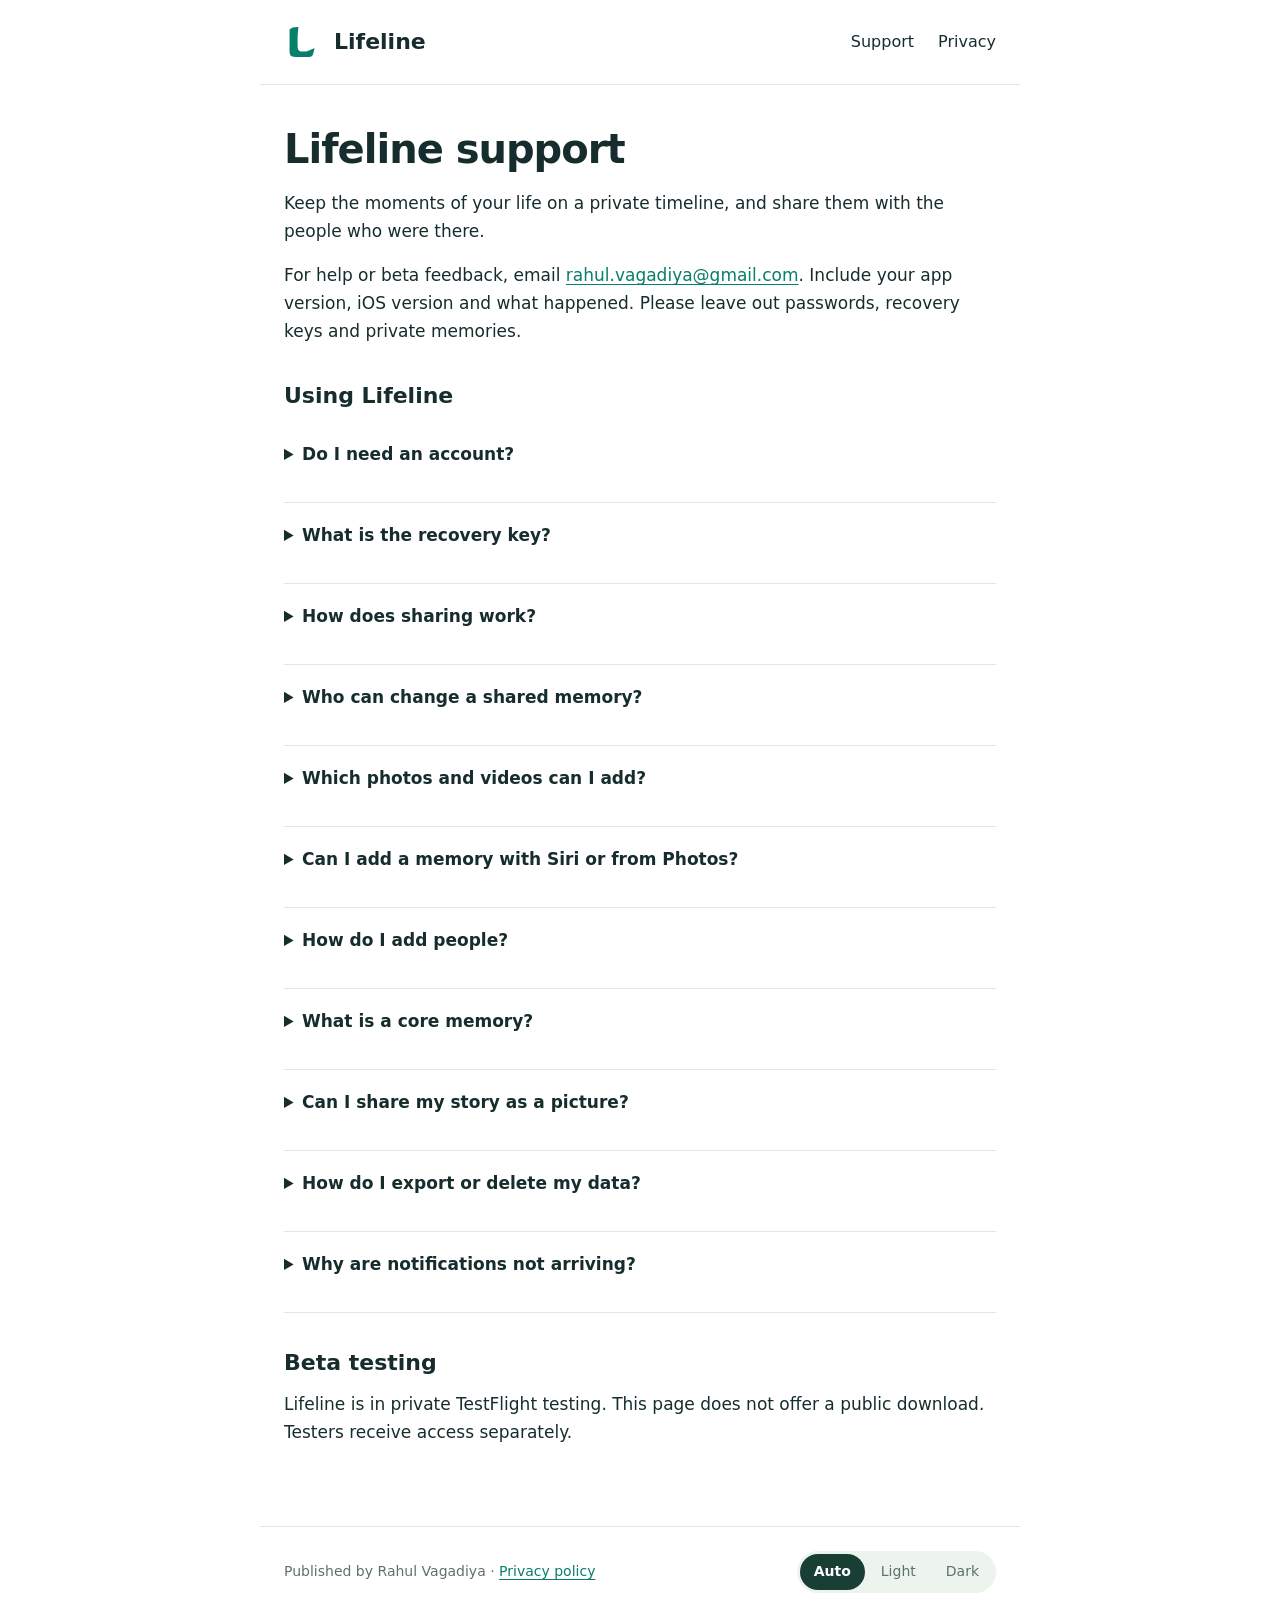
<file: index.html>
<!doctype html><html lang="en"><head><meta charset="utf-8"><meta name="viewport" content="width=device-width,initial-scale=1"><meta name="description" content="Support for Lifeline, a private memories app for iPhone and iPad."><title>Lifeline Support</title><meta name="color-scheme" content="light dark"><script>try{var t=localStorage.getItem("theme");if(t==="light"||t==="dark")document.documentElement.dataset.theme=t}catch(e){}</script><link rel="stylesheet" href="style.css"></head><body><a class="skip" href="#content">Skip to content</a><header><svg class="logo" viewBox="-80 -80 815 935" width="36" height="36" aria-hidden="true"><path d="M 4 84 C 4 32 101 7 198 0 C 225 -1 237 3 233 19 C 211 185 211 327 214 483 C 216 585 234 626 325 634 L 432 634 C 492 631 551 582 644 550 C 651 546 655 548 652 558 L 622 678 C 610 734 579 775 511 775 L 151 775 C 47 775 4 735 4 628 Z"/></svg><a href="./">Lifeline</a><nav aria-label="Main"><a href="./" aria-current="page">Support</a><a href="privacy.html">Privacy</a></nav></header><main id="content"><h1>Lifeline support</h1><p>Keep the moments of your life on a private timeline, and share them with the people who were there.</p><p>For help or beta feedback, email <a href="mailto:rahul.vagadiya@gmail.com">rahul.vagadiya@gmail.com</a>. Include your app version, iOS version and what happened. Please leave out passwords, recovery keys and private memories.</p><h2>Using Lifeline</h2><details><summary>Do I need an account?</summary><p>No. Keep your first memory and use Lifeline on one iPhone without an account. Sign in with Apple or with an email and password to keep memories across devices and share them. When you sign in on an iPhone that already has memories, you choose to move them into your account or start fresh.</p></details><details><summary>What is the recovery key?</summary><p>Your memories are encrypted so only you and the people you share with can open them. Your devices signed in to the same iCloud unlock them automatically. On any other device, the recovery key from Settings opens them. A password reset restores sign-in but not encryption keys, and support cannot replace a lost recovery key.</p></details><details><summary>How does sharing work?</summary><p>Open a memory and choose Share this memory. Invite someone who has a Lifeline account by email, choose someone you already share with, or send a one-time link that works for one person within 24 hours. When they accept, the memory appears in their story as it is, along with everyone it is shared with. Invitations and updates appear in the inbox.</p></details><details><summary>Who can change a shared memory?</summary><p>Everyone in a shared memory can add to it. Every version is kept, and the memory shows who edited it last. Open the history to see earlier versions and restore one. Private notes, tags and favourites stay yours.</p></details><details><summary>Which photos and videos can I add?</summary><p>Each memory holds up to five photos and one video; the first photo is the cover, and you can reorder them. Photos are resized and their location data removed. Video is prepared at up to 720p; for a video longer than five minutes, Lifeline asks before keeping only the first five minutes. Originals in Photos are unchanged.</p></details><details><summary>Can I add a memory with Siri or from Photos?</summary><p>Yes. Say “Hey Siri, Lifeline an event”, tell Siri what happened, and it’s kept as a memory dated today. In Photos, select up to five photos and one video, tap Share and choose Lifeline. Name the moment and save; Lifeline adds it to your story the next time you open it.</p></details><details><summary>How do I add people?</summary><p>On People, tap Add someone. Send a request to their Lifeline email, or share a link that works once, for one person, within a day. They appear as pending until they accept, and then you can invite them to any memory in one tap.</p></details><details><summary>What is a core memory?</summary><p>Turn on Core memory while editing a memory. Core memories get a gold border, their own filter on your story, and a reminder every year.</p></details><details><summary>Can I share my story as a picture?</summary><p>Yes. Choose Share as a picture on your story, on a person’s page or on search results. If you are looking at a filtered view, Lifeline asks whether to share what you’re seeing or your whole story. A picture holds up to 10 memories, the most recent ones. Share it or save it to Photos from the share sheet. The picture is made on your iPhone and is not encrypted once you share it.</p></details><details><summary>How do I export or delete my data?</summary><p>Open a memory and choose Keep a copy to export its words and media. Exported files are not encrypted, so share them carefully. Settings contains Recently deleted, Drafts and Delete account. Deleted memories can be restored for 30 days.</p></details><details><summary>Why are notifications not arriving?</summary><p>Turn on Invitations and shared updates in Lifeline Settings, and allow notifications for Lifeline in iOS Settings. Your inbox keeps every update even when a notification does not arrive.</p></details><h2>Beta testing</h2><p>Lifeline is in private TestFlight testing. This page does not offer a public download. Testers receive access separately.</p></main><footer><span>Published by Rahul Vagadiya · <a href="privacy.html">Privacy policy</a></span><div class="theme" role="group" aria-label="Appearance"><button type="button" data-theme-choice="auto">Auto</button><button type="button" data-theme-choice="light">Light</button><button type="button" data-theme-choice="dark">Dark</button></div></footer><script>(function(){var r=document.documentElement,b=document.querySelectorAll("[data-theme-choice]");function show(){var c=r.dataset.theme||"auto";b.forEach(function(x){x.setAttribute("aria-pressed",String(x.dataset.themeChoice===c))})}b.forEach(function(x){x.addEventListener("click",function(){var c=x.dataset.themeChoice;if(c==="auto"){delete r.dataset.theme}else{r.dataset.theme=c}try{c==="auto"?localStorage.removeItem("theme"):localStorage.setItem("theme",c)}catch(e){}show()})});show()})();</script></body></html>
</file>
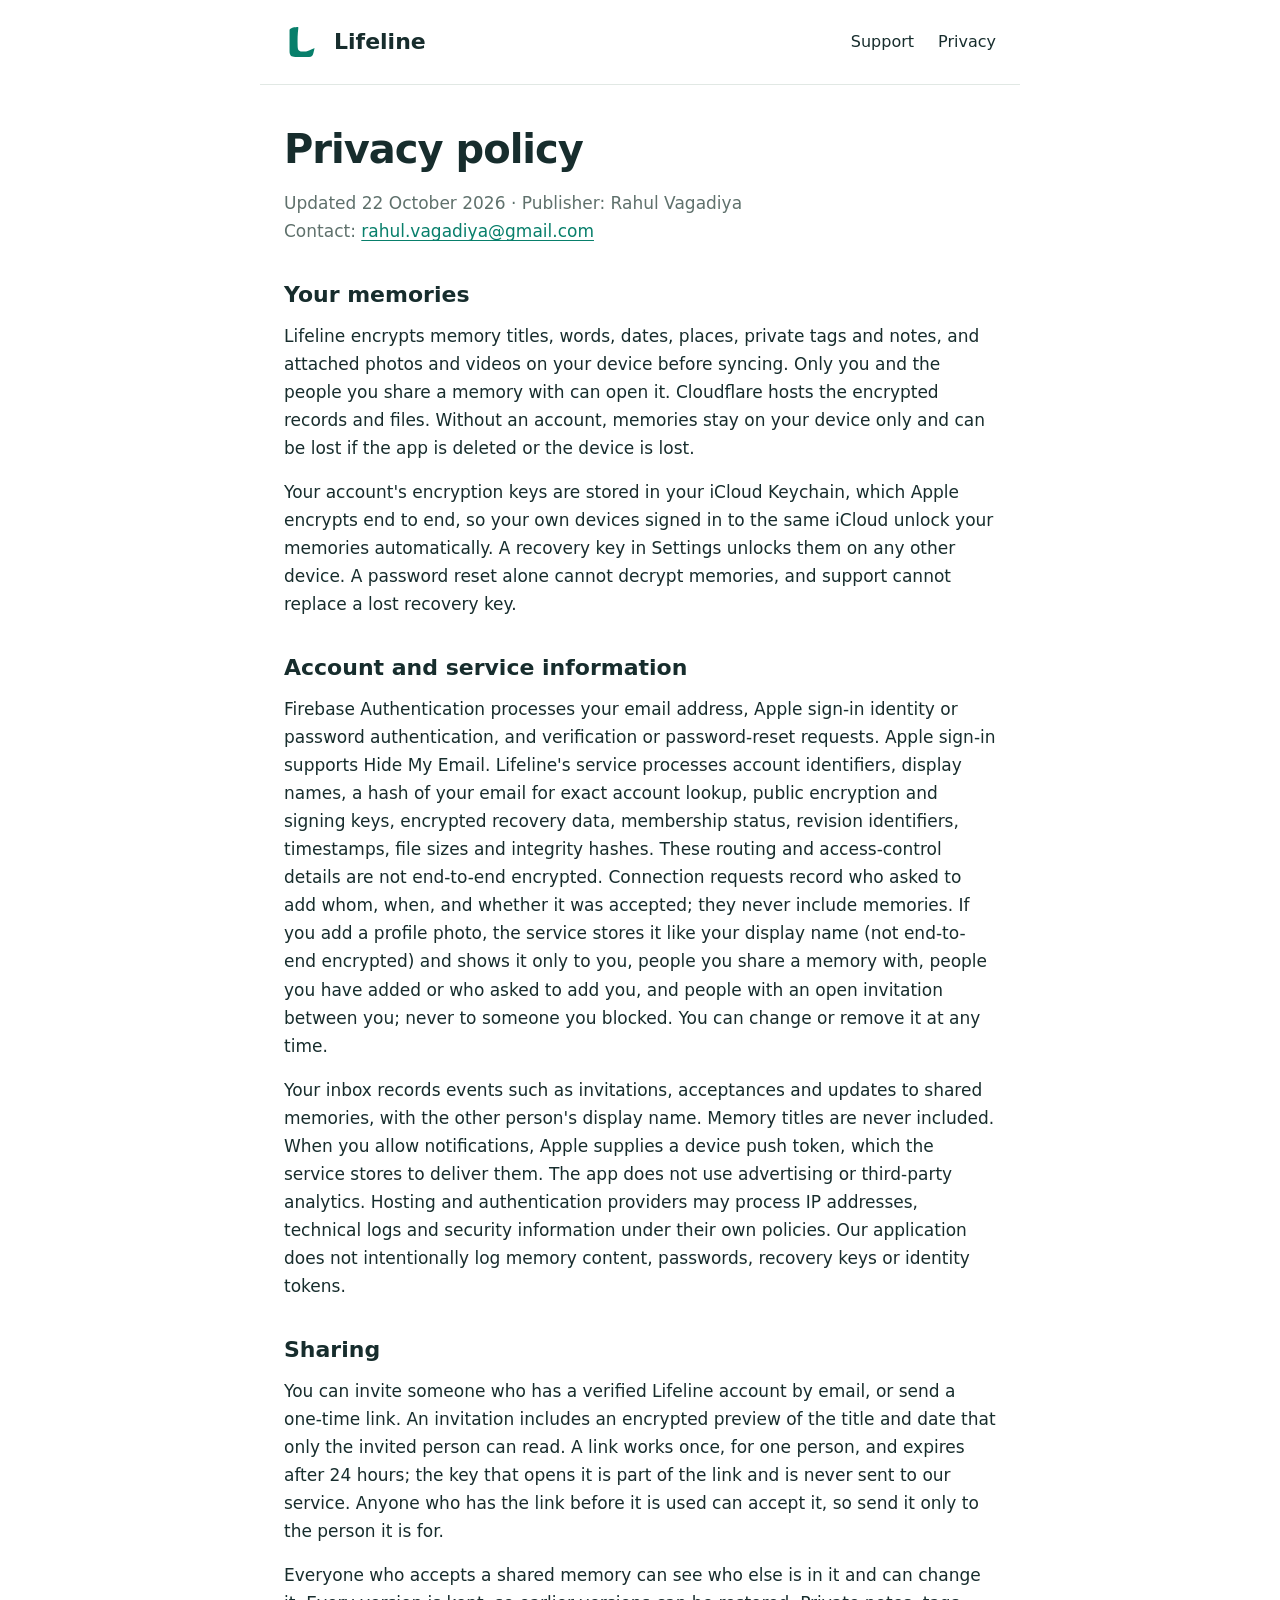
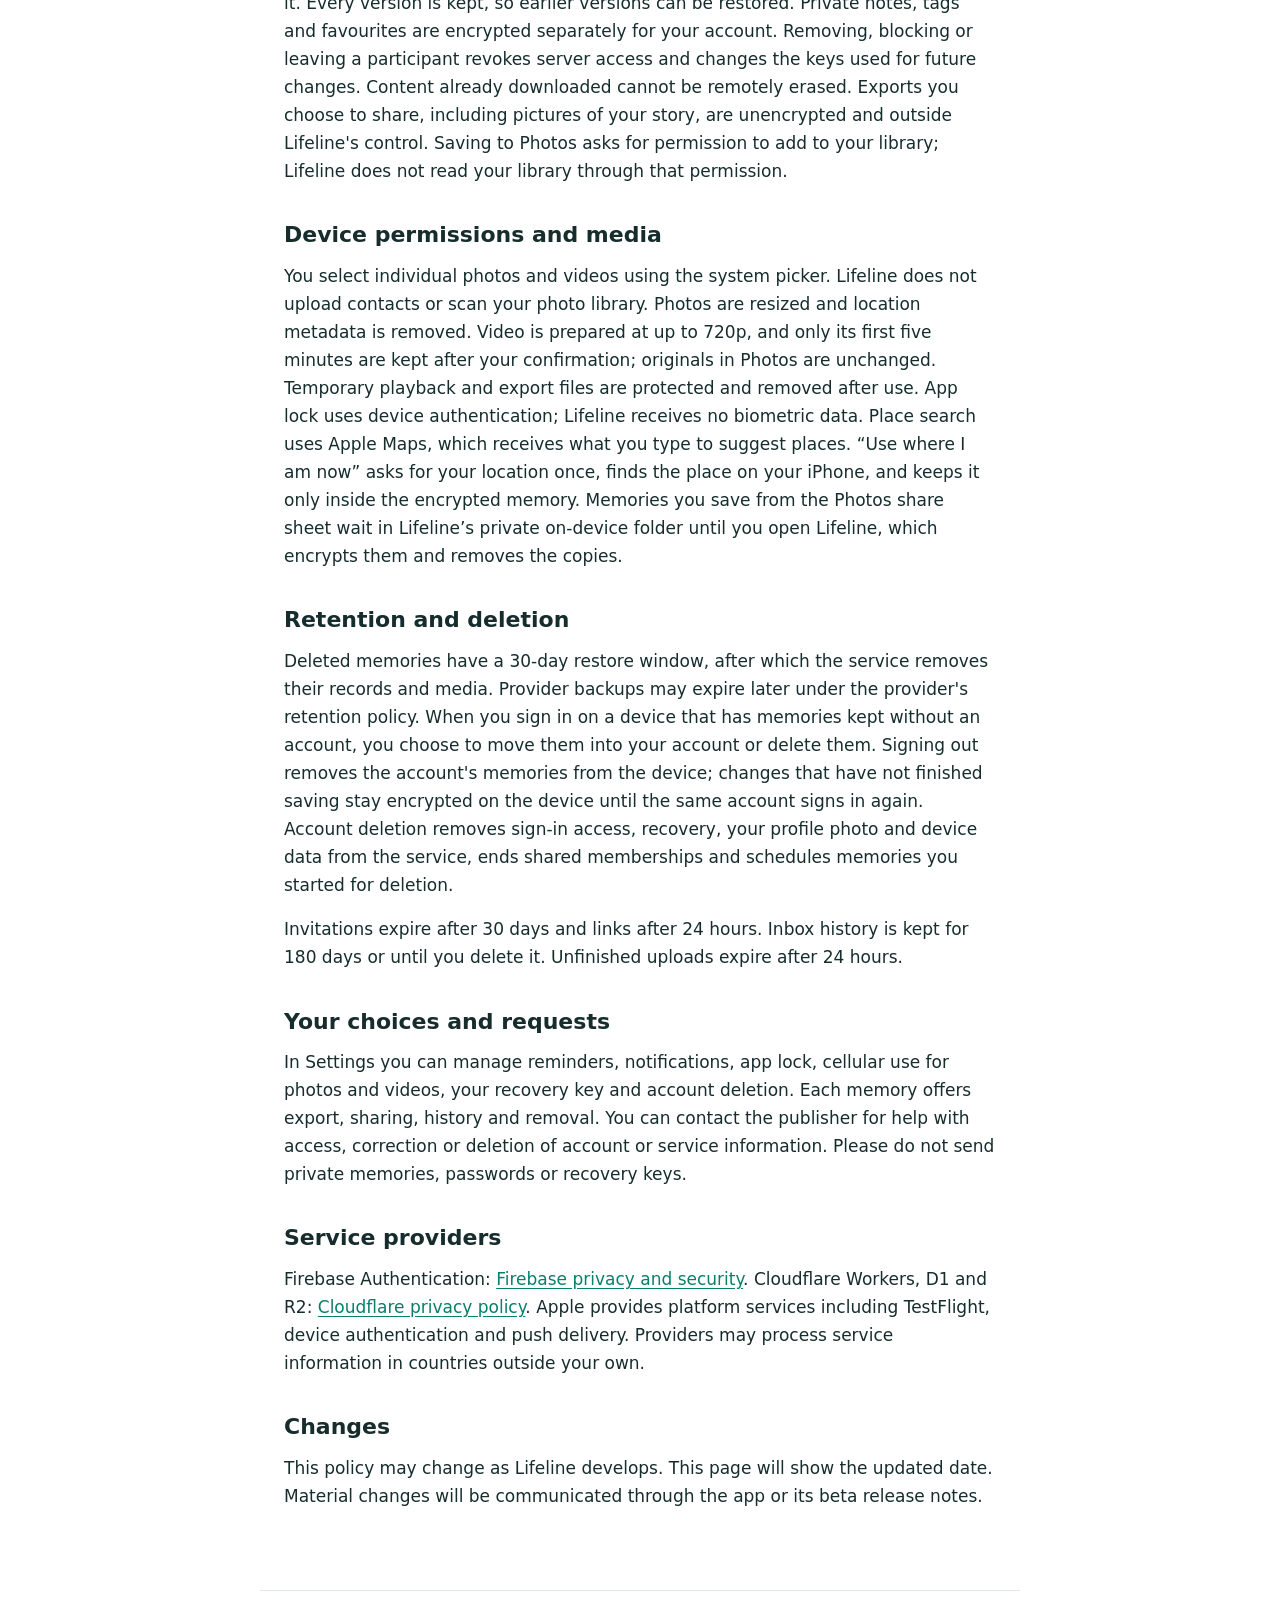
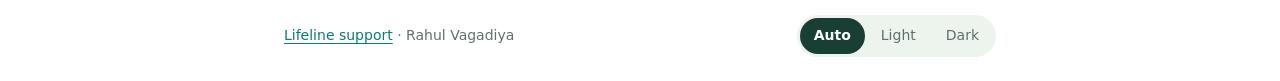
<file: privacy.html>
<!doctype html><html lang="en"><head><meta charset="utf-8"><meta name="viewport" content="width=device-width,initial-scale=1"><meta name="description" content="How Lifeline handles account information, encrypted memories, sharing and deletion."><title>Lifeline Privacy Policy</title><meta name="color-scheme" content="light dark"><script>try{var t=localStorage.getItem("theme");if(t==="light"||t==="dark")document.documentElement.dataset.theme=t}catch(e){}</script><link rel="stylesheet" href="style.css"></head><body><a class="skip" href="#content">Skip to content</a><header><svg class="logo" viewBox="-80 -80 815 935" width="36" height="36" aria-hidden="true"><path d="M 4 84 C 4 32 101 7 198 0 C 225 -1 237 3 233 19 C 211 185 211 327 214 483 C 216 585 234 626 325 634 L 432 634 C 492 631 551 582 644 550 C 651 546 655 548 652 558 L 622 678 C 610 734 579 775 511 775 L 151 775 C 47 775 4 735 4 628 Z"/></svg><a href="./">Lifeline</a><nav aria-label="Main"><a href="./">Support</a><a href="privacy.html" aria-current="page">Privacy</a></nav></header><main id="content"><h1>Privacy policy</h1><p class="muted">Updated 22 October 2026 · Publisher: Rahul Vagadiya<br>Contact: <a href="mailto:rahul.vagadiya@gmail.com">rahul.vagadiya@gmail.com</a></p><h2>Your memories</h2><p>Lifeline encrypts memory titles, words, dates, places, private tags and notes, and attached photos and videos on your device before syncing. Only you and the people you share a memory with can open it. Cloudflare hosts the encrypted records and files. Without an account, memories stay on your device only and can be lost if the app is deleted or the device is lost.</p><p>Your account's encryption keys are stored in your iCloud Keychain, which Apple encrypts end to end, so your own devices signed in to the same iCloud unlock your memories automatically. A recovery key in Settings unlocks them on any other device. A password reset alone cannot decrypt memories, and support cannot replace a lost recovery key.</p><h2>Account and service information</h2><p>Firebase Authentication processes your email address, Apple sign-in identity or password authentication, and verification or password-reset requests. Apple sign-in supports Hide My Email. Lifeline's service processes account identifiers, display names, a hash of your email for exact account lookup, public encryption and signing keys, encrypted recovery data, membership status, revision identifiers, timestamps, file sizes and integrity hashes. These routing and access-control details are not end-to-end encrypted. Connection requests record who asked to add whom, when, and whether it was accepted; they never include memories. If you add a profile photo, the service stores it like your display name (not end-to-end encrypted) and shows it only to you, people you share a memory with, people you have added or who asked to add you, and people with an open invitation between you; never to someone you blocked. You can change or remove it at any time.</p><p>Your inbox records events such as invitations, acceptances and updates to shared memories, with the other person's display name. Memory titles are never included. When you allow notifications, Apple supplies a device push token, which the service stores to deliver them. The app does not use advertising or third-party analytics. Hosting and authentication providers may process IP addresses, technical logs and security information under their own policies. Our application does not intentionally log memory content, passwords, recovery keys or identity tokens.</p><h2>Sharing</h2><p>You can invite someone who has a verified Lifeline account by email, or send a one-time link. An invitation includes an encrypted preview of the title and date that only the invited person can read. A link works once, for one person, and expires after 24 hours; the key that opens it is part of the link and is never sent to our service. Anyone who has the link before it is used can accept it, so send it only to the person it is for.</p><p>Everyone who accepts a shared memory can see who else is in it and can change it. Every version is kept, so earlier versions can be restored. Private notes, tags and favourites are encrypted separately for your account. Removing, blocking or leaving a participant revokes server access and changes the keys used for future changes. Content already downloaded cannot be remotely erased. Exports you choose to share, including pictures of your story, are unencrypted and outside Lifeline's control. Saving to Photos asks for permission to add to your library; Lifeline does not read your library through that permission.</p><h2>Device permissions and media</h2><p>You select individual photos and videos using the system picker. Lifeline does not upload contacts or scan your photo library. Photos are resized and location metadata is removed. Video is prepared at up to 720p, and only its first five minutes are kept after your confirmation; originals in Photos are unchanged. Temporary playback and export files are protected and removed after use. App lock uses device authentication; Lifeline receives no biometric data. Place search uses Apple Maps, which receives what you type to suggest places. “Use where I am now” asks for your location once, finds the place on your iPhone, and keeps it only inside the encrypted memory. Memories you save from the Photos share sheet wait in Lifeline’s private on-device folder until you open Lifeline, which encrypts them and removes the copies.</p><h2>Retention and deletion</h2><p>Deleted memories have a 30-day restore window, after which the service removes their records and media. Provider backups may expire later under the provider's retention policy. When you sign in on a device that has memories kept without an account, you choose to move them into your account or delete them. Signing out removes the account's memories from the device; changes that have not finished saving stay encrypted on the device until the same account signs in again. Account deletion removes sign-in access, recovery, your profile photo and device data from the service, ends shared memberships and schedules memories you started for deletion.</p><p>Invitations expire after 30 days and links after 24 hours. Inbox history is kept for 180 days or until you delete it. Unfinished uploads expire after 24 hours.</p><h2>Your choices and requests</h2><p>In Settings you can manage reminders, notifications, app lock, cellular use for photos and videos, your recovery key and account deletion. Each memory offers export, sharing, history and removal. You can contact the publisher for help with access, correction or deletion of account or service information. Please do not send private memories, passwords or recovery keys.</p><h2>Service providers</h2><p>Firebase Authentication: <a href="https://firebase.google.com/support/privacy">Firebase privacy and security</a>. Cloudflare Workers, D1 and R2: <a href="https://www.cloudflare.com/privacypolicy/">Cloudflare privacy policy</a>. Apple provides platform services including TestFlight, device authentication and push delivery. Providers may process service information in countries outside your own.</p><h2>Changes</h2><p>This policy may change as Lifeline develops. This page will show the updated date. Material changes will be communicated through the app or its beta release notes.</p></main><footer><span><a href="./">Lifeline support</a> · Rahul Vagadiya</span><div class="theme" role="group" aria-label="Appearance"><button type="button" data-theme-choice="auto">Auto</button><button type="button" data-theme-choice="light">Light</button><button type="button" data-theme-choice="dark">Dark</button></div></footer><script>(function(){var r=document.documentElement,b=document.querySelectorAll("[data-theme-choice]");function show(){var c=r.dataset.theme||"auto";b.forEach(function(x){x.setAttribute("aria-pressed",String(x.dataset.themeChoice===c))})}b.forEach(function(x){x.addEventListener("click",function(){var c=x.dataset.themeChoice;if(c==="auto"){delete r.dataset.theme}else{r.dataset.theme=c}try{c==="auto"?localStorage.removeItem("theme"):localStorage.setItem("theme",c)}catch(e){}show()})});show()})();</script></body></html>
</file>
<file: style.css>
:root {
  color-scheme: light;
  --ink: #172d2d;
  --accent: #087f6b;
  --canvas: #ffffff;
  --muted: #5f716c;
  --line: #e1e8e4;
  --chip: #edf3ed;
  --chip-active: #193f35;
  --chip-active-ink: #ffffff;
}

/* Dark is true black, following the system unless the reader picks a mode. */
@media (prefers-color-scheme: dark) {
  :root:not([data-theme="light"]) {
    color-scheme: dark;
    --ink: #eef1f0;
    --accent: #63ccb1;
    --canvas: #000000;
    --muted: #a3aaa8;
    --line: #262626;
    --chip: #161616;
    --chip-active: #eef1f0;
    --chip-active-ink: #000000;
  }
}
:root[data-theme="dark"] {
  color-scheme: dark;
  --ink: #eef1f0;
  --accent: #63ccb1;
  --canvas: #000000;
  --muted: #a3aaa8;
  --line: #262626;
  --chip: #161616;
  --chip-active: #eef1f0;
  --chip-active-ink: #000000;
}

* { box-sizing: border-box; }
body {
  margin: 0;
  background: var(--canvas);
  color: var(--ink);
  font: 17px/1.65 system-ui, -apple-system, BlinkMacSystemFont, "Segoe UI", sans-serif;
}
header, main, footer { max-width: 760px; margin: auto; padding: 24px 16px; }
@media (min-width: 600px) { header, main, footer { padding-left: 24px; padding-right: 24px; } }
header { display: flex; align-items: center; gap: 14px; border-bottom: 1px solid var(--line); }
header img { width: 36px; height: 36px; }
header a { font-size: 22px; font-weight: 650; color: var(--ink); text-decoration: none; }
nav { margin-left: auto; display: flex; gap: 24px; }
nav a { font-size: 16px; font-weight: 500; }
main { padding-top: 40px; padding-bottom: 64px; }
h1 { font-size: clamp(30px, 6vw, 40px); line-height: 1.2; margin: 0 0 16px; letter-spacing: -.025em; }
h2 { font-size: 22px; line-height: 1.3; margin: 36px 0 12px; }
p { margin: 0 0 16px; }
a { color: var(--accent); text-underline-offset: 3px; }
a:focus-visible, button:focus-visible { outline: 3px solid var(--accent); outline-offset: 4px; }
.muted, footer { color: var(--muted); }
footer {
  font-size: 14px; border-top: 1px solid var(--line);
  display: flex; flex-wrap: wrap; align-items: center; justify-content: space-between; gap: 16px;
}
li { margin-bottom: 10px; }
details { padding: 18px 0; border-bottom: 1px solid var(--line); }
summary { cursor: pointer; font-weight: 600; min-height: 44px; }
details p { margin-top: 10px; }
.skip { position: absolute; top: -80px; left: 16px; background: var(--canvas); padding: 12px; }
.skip:focus { top: 12px; }

.theme { display: inline-flex; gap: 2px; padding: 3px; border-radius: 999px; background: var(--chip); }
.theme button {
  font: inherit; font-size: 14px; color: var(--muted); background: none; border: 0;
  border-radius: 999px; padding: 6px 14px; min-height: 36px; cursor: pointer;
}
.theme button[aria-pressed="true"] { background: var(--chip-active); color: var(--chip-active-ink); font-weight: 600; }

@media (max-width: 450px) {
  header { flex-wrap: wrap; }
  nav { margin-left: 0; width: 100%; }
}
header .logo { fill: var(--accent); flex: none; }
</file>
